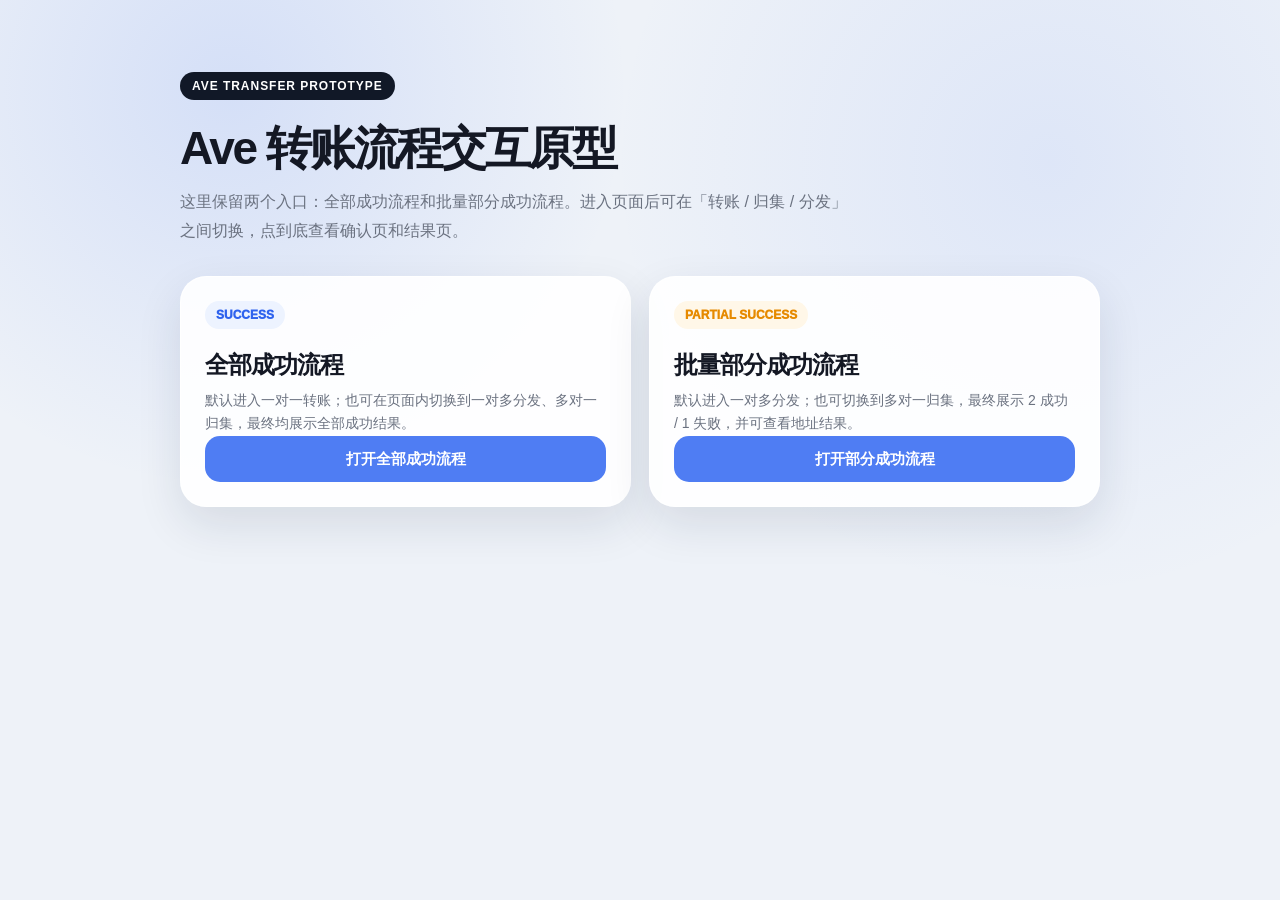
<file: index.html>
<!doctype html>
<html lang="zh-CN">
<head>
  <meta charset="utf-8" />
  <meta name="viewport" content="width=device-width, initial-scale=1" />
  <title>Ave 转账流程原型</title>
  <style>
    :root {
      --blue: #4f7df3;
      --blue-strong: #2f63ee;
      --bg: #eef2f8;
      --card: #ffffff;
      --text: #141824;
      --muted: #6b7280;
      --orange: #e68a00;
      --orange-bg: #fff7e8;
    }

    * { box-sizing: border-box; }

    body {
      margin: 0;
      min-height: 100vh;
      background:
        radial-gradient(circle at 18% 10%, rgba(79, 125, 243, 0.16), transparent 30%),
        radial-gradient(circle at 82% 18%, rgba(79, 125, 243, 0.10), transparent 34%),
        var(--bg);
      color: var(--text);
      font-family: -apple-system, BlinkMacSystemFont, "SF Pro Text", "PingFang SC", "Microsoft YaHei", Arial, sans-serif;
    }

    main {
      width: min(920px, calc(100vw - 32px));
      margin: 0 auto;
      padding: 72px 0;
    }

    .badge {
      display: inline-flex;
      height: 28px;
      align-items: center;
      padding: 0 12px;
      border-radius: 999px;
      background: #111827;
      color: #fff;
      font-size: 12px;
      font-weight: 900;
      letter-spacing: 0.08em;
    }

    h1 {
      margin: 18px 0 8px;
      font-size: clamp(30px, 5vw, 46px);
      letter-spacing: -0.05em;
    }

    .desc {
      max-width: 680px;
      margin: 0;
      color: var(--muted);
      font-size: 16px;
      line-height: 1.8;
    }

    .grid {
      margin-top: 30px;
      display: grid;
      grid-template-columns: repeat(2, minmax(0, 1fr));
      gap: 18px;
    }

    .card {
      min-height: 220px;
      display: flex;
      flex-direction: column;
      padding: 24px;
      border-radius: 26px;
      background: rgba(255, 255, 255, 0.9);
      border: 1px solid rgba(255, 255, 255, 0.82);
      box-shadow: 0 18px 46px rgba(20, 32, 60, 0.11);
      color: inherit;
      text-decoration: none;
      transition: transform .18s ease, box-shadow .18s ease;
    }

    .card:hover {
      transform: translateY(-3px);
      box-shadow: 0 24px 60px rgba(20, 32, 60, 0.16);
    }

    .tag {
      width: fit-content;
      padding: 7px 11px;
      border-radius: 999px;
      background: #edf3ff;
      color: var(--blue-strong);
      font-size: 12px;
      font-weight: 950;
    }

    .tag.warn {
      background: var(--orange-bg);
      color: var(--orange);
    }

    h2 {
      margin: 20px 0 8px;
      font-size: 24px;
      letter-spacing: -0.04em;
    }

    p {
      margin: 0;
      color: var(--muted);
      font-size: 14px;
      line-height: 1.7;
    }

    .action {
      margin-top: auto;
      display: inline-flex;
      height: 46px;
      align-items: center;
      justify-content: center;
      border-radius: 15px;
      background: var(--blue);
      color: #fff;
      font-size: 15px;
      font-weight: 950;
    }

    @media (max-width: 720px) {
      main { padding: 32px 0; }
      .grid { grid-template-columns: 1fr; }
      .card { min-height: 190px; }
    }
  </style>
</head>
<body>
  <main>
    <span class="badge">AVE TRANSFER PROTOTYPE</span>
    <h1>Ave 转账流程交互原型</h1>
    <p class="desc">这里保留两个入口：全部成功流程和批量部分成功流程。进入页面后可在「转账 / 归集 / 分发」之间切换，点到底查看确认页和结果页。</p>

    <section class="grid" aria-label="原型入口">
      <a class="card" href="./designs/ave-transfer-success.html">
        <span class="tag">SUCCESS</span>
        <h2>全部成功流程</h2>
        <p>默认进入一对一转账；也可在页面内切换到一对多分发、多对一归集，最终均展示全部成功结果。</p>
        <span class="action">打开全部成功流程</span>
      </a>

      <a class="card" href="./designs/ave-transfer-partial.html">
        <span class="tag warn">PARTIAL SUCCESS</span>
        <h2>批量部分成功流程</h2>
        <p>默认进入一对多分发；也可切换到多对一归集，最终展示 2 成功 / 1 失败，并可查看地址结果。</p>
        <span class="action">打开部分成功流程</span>
      </a>
    </section>
  </main>
</body>
</html>
</file>
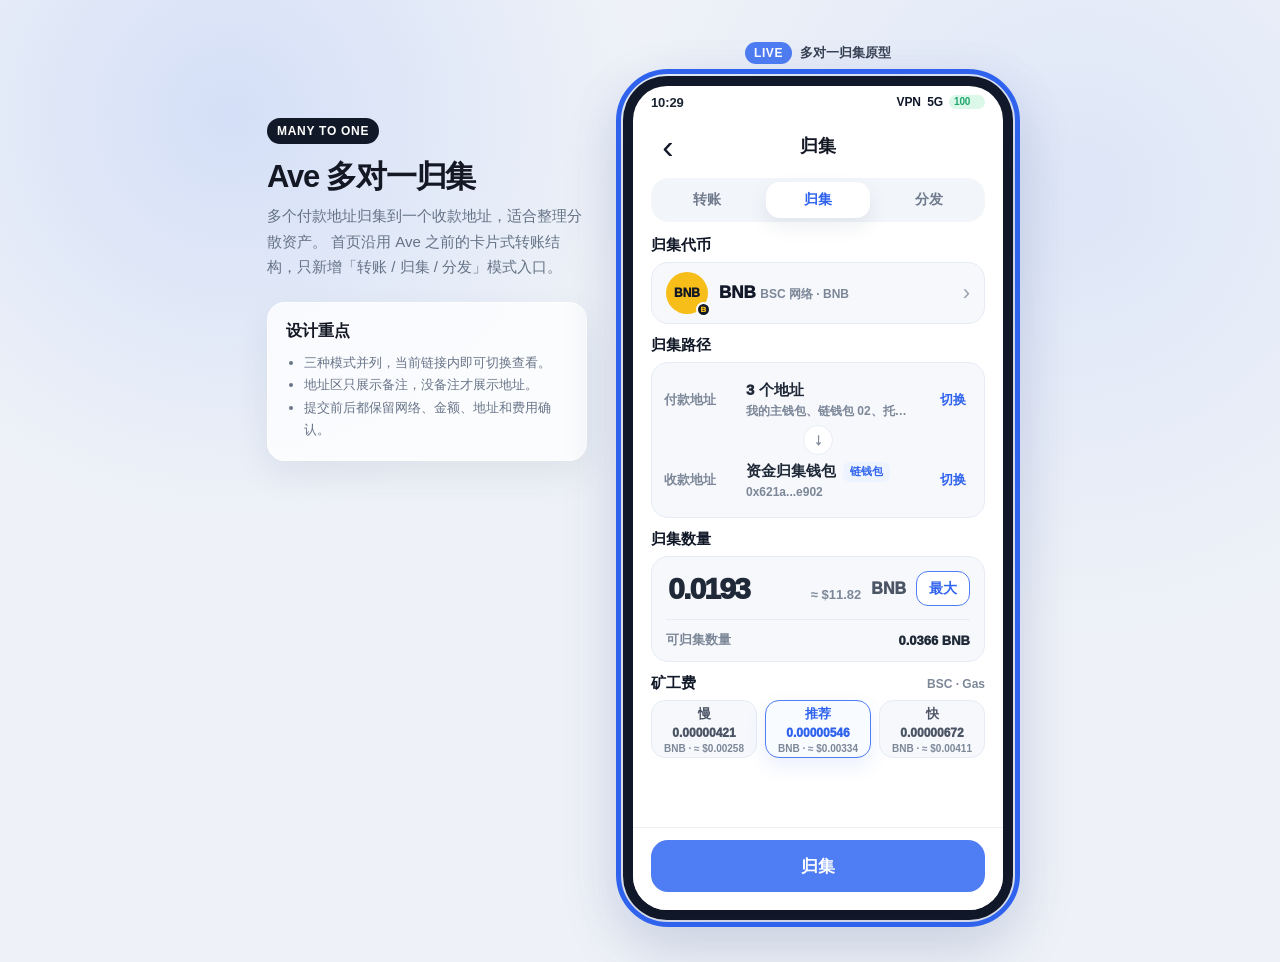
<file: designs/ave-transfer-many-to-one.html>
<!doctype html>
<html lang="zh-CN">
<head>
  <meta charset="utf-8" />
  <meta name="viewport" content="width=device-width, initial-scale=1" />
  <title>Ave 多对一归集原型</title>
  <link rel="stylesheet" href="./ave-transfer-modes.css?v=20260615qa7" />
</head>
<body>
  <div id="root"></div>
  <script>window.AVE_TRANSFER_MODE = "collect";</script>
  <script src="./ave-transfer-modes.js?v=20260615qa7"></script>
</body>
</html>
</file>
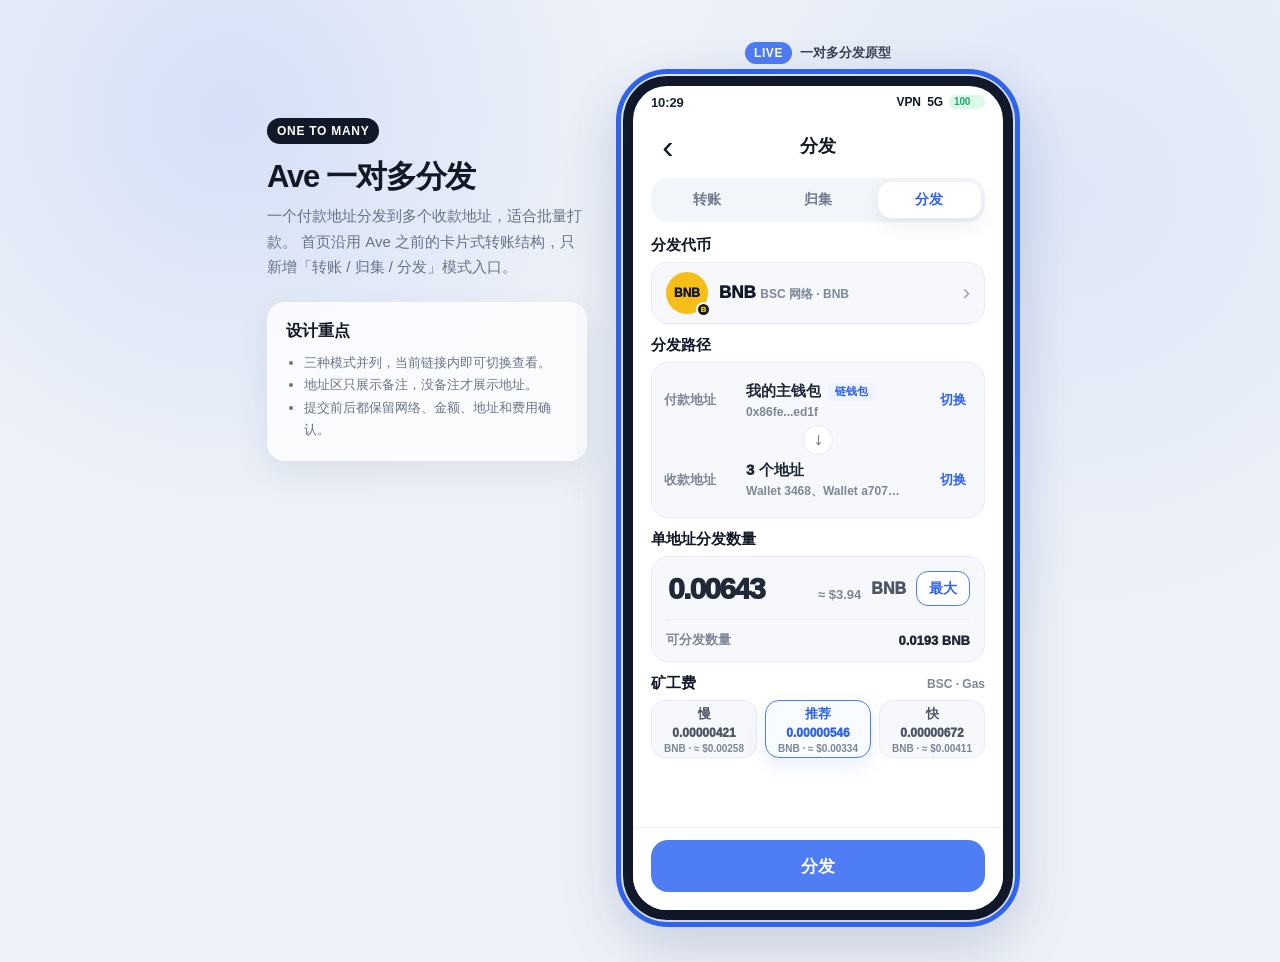
<file: designs/ave-transfer-one-to-many.html>
<!doctype html>
<html lang="zh-CN">
<head>
  <meta charset="utf-8" />
  <meta name="viewport" content="width=device-width, initial-scale=1" />
  <title>Ave 一对多分发原型</title>
  <link rel="stylesheet" href="./ave-transfer-modes.css?v=20260615qa7" />
</head>
<body>
  <div id="root"></div>
  <script>window.AVE_TRANSFER_MODE = "distribute";</script>
  <script src="./ave-transfer-modes.js?v=20260615qa7"></script>
</body>
</html>
</file>
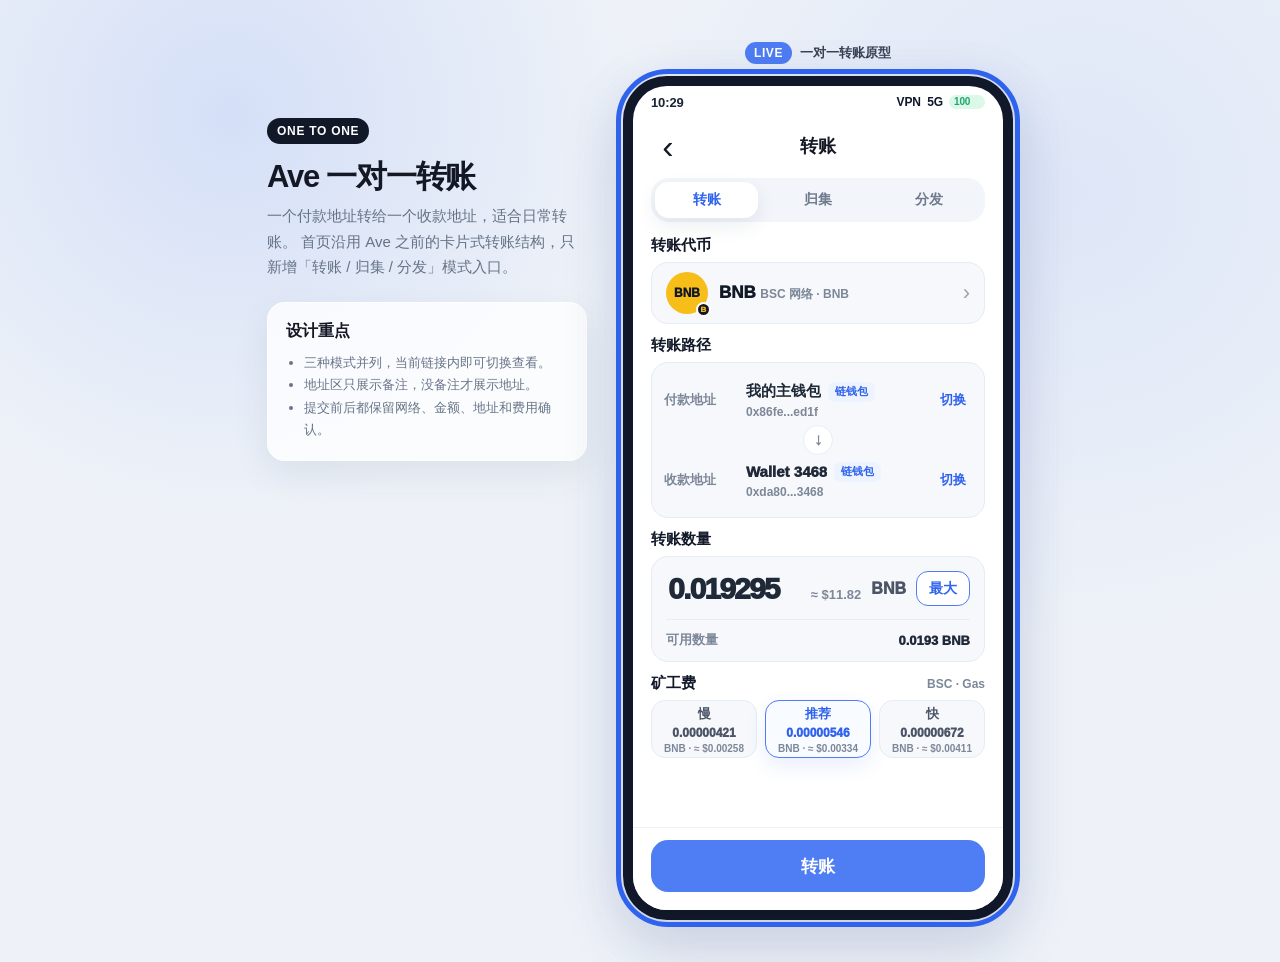
<file: designs/ave-transfer-one-to-one.html>
<!doctype html>
<html lang="zh-CN">
<head>
  <meta charset="utf-8" />
  <meta name="viewport" content="width=device-width, initial-scale=1" />
  <title>Ave 一对一转账原型</title>
  <link rel="stylesheet" href="./ave-transfer-modes.css?v=20260615qa7" />
</head>
<body>
  <div id="root"></div>
  <script>window.AVE_TRANSFER_MODE = "transfer";</script>
  <script src="./ave-transfer-modes.js?v=20260615qa7"></script>
</body>
</html>
</file>
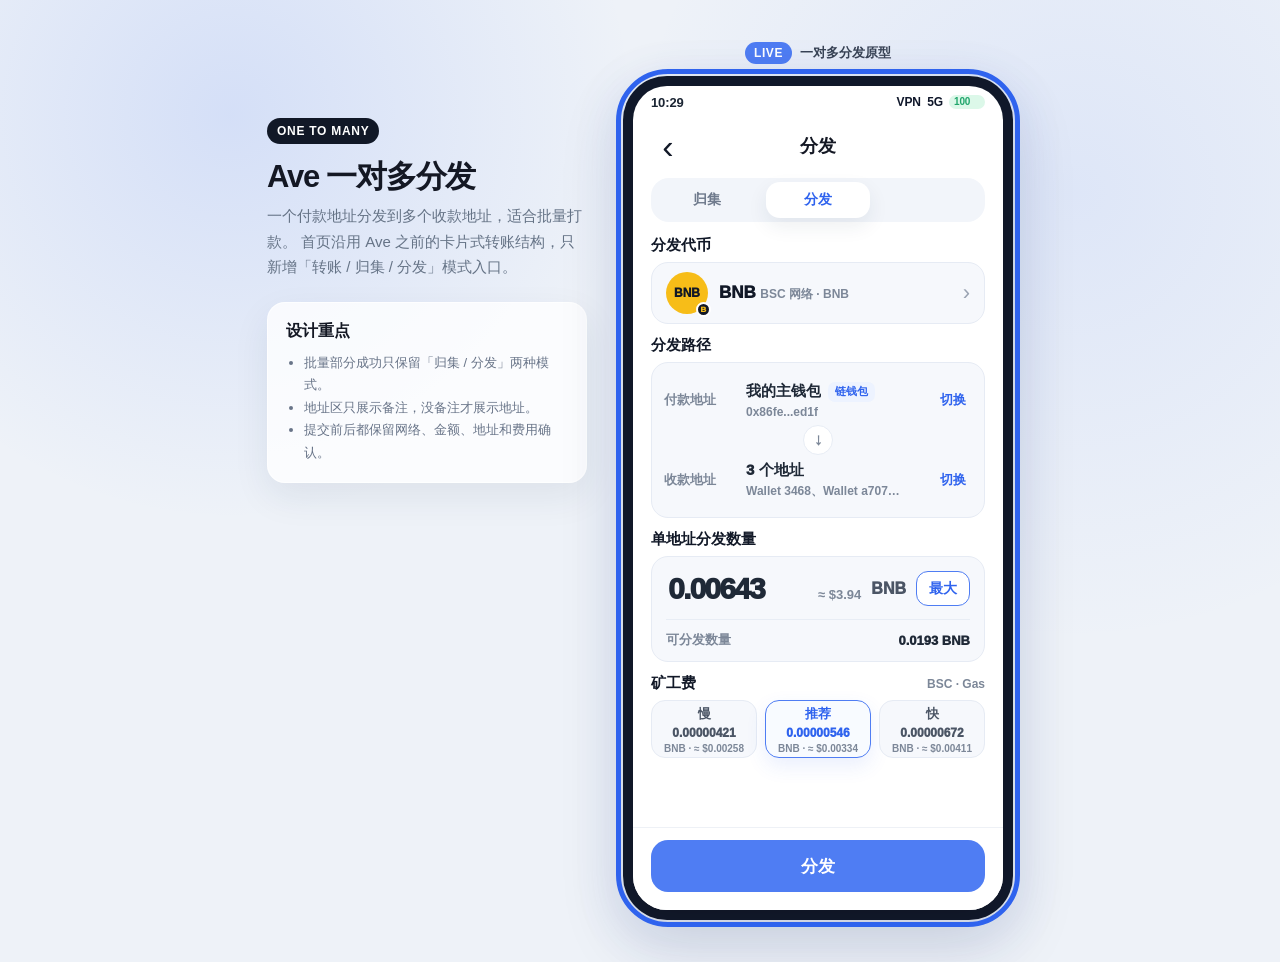
<file: designs/ave-transfer-partial.html>
<!doctype html>
<html lang="zh-CN">
<head>
  <meta charset="utf-8" />
  <meta name="viewport" content="width=device-width, initial-scale=1" />
  <title>Ave 批量部分成功转账流程原型</title>
  <link rel="stylesheet" href="./ave-transfer-modes.css?v=20260615qa7" />
</head>
<body>
  <div id="root"></div>
  <script>
    window.AVE_TRANSFER_MODE = "distribute";
    window.AVE_SUBMIT_RESULT_VARIANT = "partial";
  </script>
  <script src="./ave-transfer-modes.js?v=20260615qa7"></script>
</body>
</html>
</file>
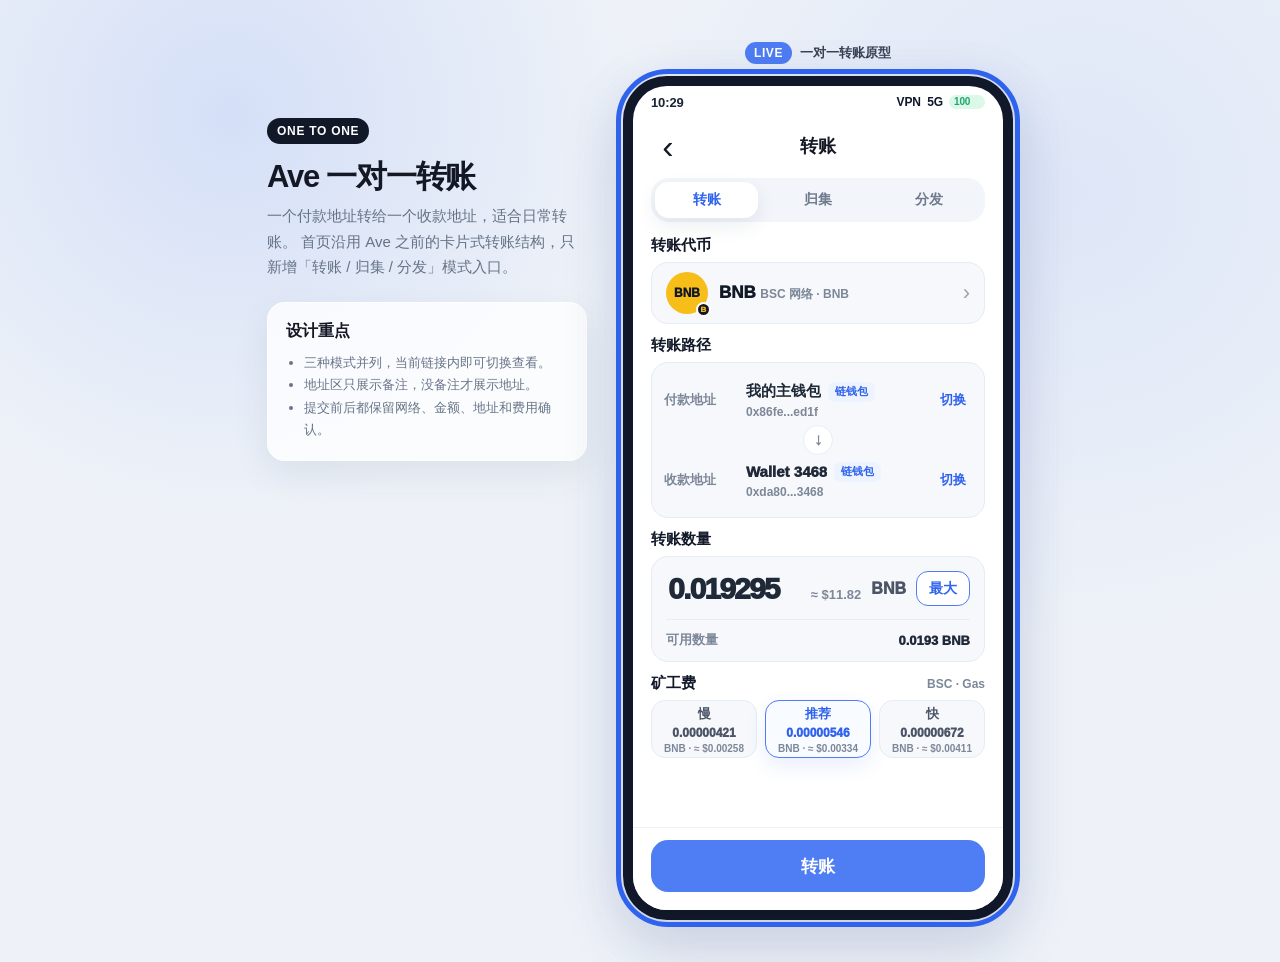
<file: designs/ave-transfer-success.html>
<!doctype html>
<html lang="zh-CN">
<head>
  <meta charset="utf-8" />
  <meta name="viewport" content="width=device-width, initial-scale=1" />
  <title>Ave 全部成功转账流程原型</title>
  <link rel="stylesheet" href="./ave-transfer-modes.css?v=20260615qa7" />
</head>
<body>
  <div id="root"></div>
  <script>window.AVE_TRANSFER_MODE = "transfer";</script>
  <script src="./ave-transfer-modes.js?v=20260615qa7"></script>
</body>
</html>
</file>
<file: designs/ave-transfer-modes.css>
:root {
  --blue: #4f7df3;
  --blue-strong: #2f63ee;
  --blue-soft: #edf3ff;
  --text: #141824;
  --muted: #7c8798;
  --weak: #a8b0bd;
  --line: #e8edf5;
  --bg: #eef2f8;
  --soft: #f6f8fc;
  --card: #fff;
  --green: #20a86b;
  --green-bg: #eaf8f1;
  --orange: #e68a00;
  --orange-bg: #fff7e8;
  --danger: #e04747;
  --danger-bg: #fff4f4;
  --shadow: 0 24px 64px rgba(24, 39, 75, 0.16);
}

* { box-sizing: border-box; }

body {
  margin: 0;
  min-height: 100vh;
  background:
    radial-gradient(circle at 18% 12%, rgba(79, 125, 243, 0.16), transparent 30%),
    radial-gradient(circle at 84% 20%, rgba(79, 125, 243, 0.10), transparent 34%),
    var(--bg);
  color: var(--text);
  font-family: -apple-system, BlinkMacSystemFont, "SF Pro Text", "PingFang SC", "Microsoft YaHei", Arial, sans-serif;
}

button,
input {
  font: inherit;
}

button {
  border: 0;
  cursor: pointer;
  background: transparent;
}

.prototype {
  min-height: 100vh;
  padding: 42px;
  display: flex;
  align-items: flex-start;
  justify-content: center;
  gap: 36px;
}

.intro {
  width: 320px;
  padding-top: 76px;
}

.intro-badge {
  display: inline-flex;
  height: 26px;
  align-items: center;
  padding: 0 10px;
  border-radius: 999px;
  background: #111827;
  color: #fff;
  font-size: 12px;
  font-weight: 800;
  letter-spacing: 0.06em;
}

.intro h1 {
  margin: 16px 0 8px;
  font-size: 31px;
  line-height: 1.12;
  letter-spacing: -0.04em;
}

.intro p {
  margin: 0;
  color: #657386;
  line-height: 1.72;
  font-size: 15px;
}

.intro-card {
  margin-top: 22px;
  border-radius: 18px;
  background: rgba(255,255,255,0.78);
  border: 1px solid rgba(255,255,255,0.72);
  box-shadow: 0 14px 36px rgba(30, 45, 80, 0.08);
  padding: 18px;
}

.intro-card h2 {
  margin: 0 0 10px;
  font-size: 16px;
}

.intro-card ul {
  padding-left: 18px;
  margin: 0;
  color: #687488;
  line-height: 1.72;
  font-size: 13px;
}

.phone-col {
  display: flex;
  flex-direction: column;
  align-items: center;
  gap: 12px;
}

.live {
  display: flex;
  align-items: center;
  gap: 8px;
  color: #384254;
  font-size: 13px;
  font-weight: 800;
}

.live span {
  display: inline-flex;
  height: 22px;
  align-items: center;
  padding: 0 9px;
  border-radius: 999px;
  background: var(--blue);
  color: #fff;
  font-size: 12px;
  letter-spacing: 0.05em;
}

.phone {
  width: 390px;
  height: 844px;
  border-radius: 44px;
  padding: 10px;
  background: #101624;
  box-shadow: var(--shadow);
  position: relative;
}

.phone::before {
  content: "";
  position: absolute;
  inset: -7px;
  border: 5px solid var(--blue-strong);
  border-radius: 52px;
  pointer-events: none;
  filter: drop-shadow(0 10px 18px rgba(47, 99, 238, 0.25));
}

.screen {
  height: 100%;
  overflow: hidden;
  border-radius: 34px;
  background: #fff;
  position: relative;
}

.status {
  height: 34px;
  padding: 9px 18px 0;
  display: flex;
  justify-content: space-between;
  align-items: flex-start;
  color: #1b2533;
  font-size: 13px;
  font-weight: 800;
  letter-spacing: -0.01em;
}

.signal {
  display: flex;
  align-items: center;
  gap: 6px;
  color: #0f172a;
  font-size: 12px;
}

.battery {
  height: 14px;
  min-width: 36px;
  padding: 1px 5px;
  border-radius: 8px;
  color: #21a66c;
  background: #dcf8e9;
  font-size: 10px;
  font-weight: 900;
}

.app {
  height: calc(100% - 34px);
  display: flex;
  flex-direction: column;
  position: relative;
  overflow: hidden;
}

.nav {
  height: 52px;
  display: grid;
  grid-template-columns: 50px 1fr 50px;
  align-items: center;
  padding: 0 18px;
  background: #fff;
  z-index: 3;
}

.nav-title {
  text-align: center;
  font-size: 18px;
  font-weight: 900;
  letter-spacing: -0.02em;
}

.back {
  width: 34px;
  height: 34px;
  border-radius: 17px;
  color: #111827;
  font-size: 34px;
  line-height: 24px;
  display: flex;
  align-items: center;
  justify-content: center;
}

.scroll {
  flex: 1;
  overflow: auto;
  padding: 0 18px 18px;
  scrollbar-width: none;
}

.scroll::-webkit-scrollbar { display: none; }

.transfer-scroll {
  padding-top: 2px;
  padding-bottom: 12px;
}

.mode-tabs {
  display: grid;
  grid-template-columns: repeat(3, 1fr);
  gap: 8px;
  padding: 4px;
  margin: 4px 0 14px;
  border-radius: 18px;
  background: #f2f5fa;
}

.mode-tabs a {
  height: 36px;
  border-radius: 14px;
  display: flex;
  align-items: center;
  justify-content: center;
  color: #6f7a8c;
  text-decoration: none;
  font-size: 14px;
  font-weight: 950;
}

.mode-tabs a.active {
  background: #fff;
  color: var(--blue-strong);
  box-shadow: 0 8px 20px rgba(30, 45, 80, 0.08);
}

.section-title {
  margin: 12px 0 7px;
  color: #111827;
  font-size: 15px;
  font-weight: 950;
  display: flex;
  align-items: center;
  justify-content: space-between;
}

.section-title small {
  color: #7c8798;
  font-size: 12px;
  font-weight: 850;
}

.card {
  border-radius: 17px;
  background: #f6f8fc;
  border: 1px solid #e6ebf4;
}

.selectable-card {
  width: 100%;
  text-align: left;
}

.token-card {
  height: 62px;
  padding: 0 14px;
  display: grid;
  grid-template-columns: 42px 1fr 18px;
  align-items: center;
  gap: 11px;
}

.token-card .name {
  color: #111827;
  font-size: 17px;
  font-weight: 950;
}

.token-card .sub {
  margin-top: 2px;
  color: #7c8798;
  font-size: 12px;
  font-weight: 800;
}

.route-card {
  position: relative;
  padding: 8px 12px;
}

.path-row {
  width: 100%;
  min-height: 58px;
  display: grid;
  grid-template-columns: 72px 1fr 52px;
  gap: 10px;
  align-items: center;
  text-align: left;
  color: var(--text);
}

.path-row + .path-row {
  border-top: 1px solid var(--line);
}

.path-label {
  color: #7c8798;
  font-size: 13px;
  font-weight: 900;
}

.path-content {
  min-width: 0;
}

.path-main {
  min-width: 0;
  display: flex;
  align-items: center;
  gap: 7px;
  color: #1f2937;
  font-size: 15px;
  font-weight: 950;
}

.path-name {
  min-width: 0;
  overflow: hidden;
  white-space: nowrap;
  text-overflow: ellipsis;
}

.path-meta {
  margin-top: 3px;
  color: #7c8798;
  font-size: 12px;
  font-weight: 800;
  overflow: hidden;
  white-space: nowrap;
  text-overflow: ellipsis;
}

.path-action {
  color: var(--blue-strong);
  font-size: 13px;
  font-weight: 950;
  text-align: right;
}

.path-arrow {
  width: 30px;
  height: 30px;
  margin: -4px auto;
  border-radius: 50%;
  background: #fff;
  border: 1px solid #e8edf5;
  color: #7c8798;
  display: flex;
  align-items: center;
  justify-content: center;
  font-weight: 950;
  position: relative;
  z-index: 2;
}

.amount-card {
  padding: 14px 14px 12px;
}

.amount-input-row {
  display: flex;
  align-items: center;
  gap: 10px;
}

.amount-main {
  min-width: 0;
  flex: 1;
  display: flex;
  align-items: baseline;
  gap: 9px;
}

.amount-input {
  width: 100%;
  min-width: 0;
  border: 0;
  outline: none;
  background: transparent;
  color: #1f2937;
  font-size: 30px;
  line-height: 1.1;
  font-weight: 950;
  letter-spacing: -0.06em;
}

.amount-usd {
  flex: 0 0 auto;
  color: #7c8798;
  font-size: 13px;
  font-weight: 850;
}

.unit {
  color: #4b5565;
  font-size: 16px;
  font-weight: 950;
}

.max-btn {
  height: 35px;
  padding: 0 12px;
  border-radius: 12px;
  border: 1px solid var(--blue);
  color: var(--blue-strong);
  background: #fff;
  font-size: 14px;
  font-weight: 950;
}

.balance-row {
  margin-top: 13px;
  padding-top: 11px;
  border-top: 1px solid var(--line);
  display: flex;
  align-items: center;
  justify-content: space-between;
  color: #7c8798;
  font-size: 13px;
  font-weight: 850;
}

.balance-row strong {
  color: #1f2937;
  font-size: 13px;
  font-weight: 950;
}

.gas-grid {
  display: grid;
  grid-template-columns: repeat(3, 1fr);
  gap: 8px;
}

.gas-card {
  min-height: 58px;
  border-radius: 14px;
  border: 1px solid #e6ebf4;
  background: #f6f8fc;
  color: #4b5565;
  display: flex;
  flex-direction: column;
  align-items: center;
  justify-content: center;
  gap: 3px;
}

.gas-card.active {
  border-color: var(--blue);
  background: #f8fbff;
  color: var(--blue-strong);
  box-shadow: 0 8px 20px rgba(47, 99, 238, 0.10);
}

.gas-name {
  font-size: 13px;
  font-weight: 950;
}

.gas-card strong {
  color: inherit;
  font-size: 12px;
  font-weight: 950;
}

.gas-card small {
  color: #7c8798;
  font-size: 10px;
  font-weight: 800;
}

.bottom {
  padding: 12px 18px 18px;
  border-top: 1px solid #eef1f6;
  background: rgba(255,255,255,0.96);
}

.primary,
.secondary {
  width: 100%;
  height: 52px;
  border-radius: 17px;
  font-size: 17px;
  font-weight: 950;
}

.primary {
  background: var(--blue);
  color: #fff;
}

.primary:disabled {
  background: #c8ced9;
  color: #fff;
}

.secondary {
  background: #f3f6fb;
  color: #1f2937;
}

.secondary-row {
  display: grid;
  grid-template-columns: 1fr 1fr;
  gap: 10px;
}

.coin {
  width: 42px;
  height: 42px;
  border-radius: 50%;
  background: #f7bd18;
  color: #111827;
  display: inline-flex;
  align-items: center;
  justify-content: center;
  font-size: 12px;
  font-weight: 950;
  position: relative;
  flex: 0 0 auto;
}

.coin.dark {
  background: #111827;
  color: #f7bd18;
}

.chain-corner {
  position: absolute;
  right: -3px;
  bottom: -3px;
  width: 15px;
  height: 15px;
  border-radius: 50%;
  border: 2px solid #fff;
  background: #111827;
  color: #f7bd18;
  font-size: 8px;
  display: flex;
  align-items: center;
  justify-content: center;
}

.chevron {
  color: #9aa3b2;
  font-size: 22px;
  text-align: right;
}

.tag {
  display: inline-flex;
  height: 20px;
  align-items: center;
  padding: 0 7px;
  border-radius: 7px;
  background: var(--blue-soft);
  color: var(--blue-strong);
  font-size: 11px;
  font-weight: 900;
  white-space: nowrap;
}

.hint {
  border-radius: 12px;
  padding: 12px 13px;
  font-size: 12px;
  font-weight: 800;
  line-height: 1.5;
}

.hint.danger {
  color: var(--danger);
  border: 1px solid #ff7070;
  background: var(--danger-bg);
}

.detail-scroll,
.result-scroll {
  padding-top: 8px;
}

.detail-hero-card {
  margin-top: 12px;
  border-radius: 18px;
  background: #f4f7fc;
  border: 1px solid #e4e9f2;
  padding: 17px 14px;
  text-align: center;
}

.label-small {
  color: #7c8798;
  font-size: 12px;
  font-weight: 900;
}

.big {
  margin-top: 7px;
  color: #1d2738;
  font-size: 31px;
  font-weight: 950;
  letter-spacing: -0.07em;
}

.summary-card {
  border-radius: 16px;
  background: #f6f8fc;
  border: 1px solid #e8edf5;
  overflow: hidden;
}

.summary-row {
  min-height: 42px;
  padding: 10px 12px;
  display: grid;
  grid-template-columns: 82px 1fr;
  align-items: center;
  gap: 8px;
  border-bottom: 1px solid #e7ebf2;
}

.summary-row:last-child {
  border-bottom: 0;
}

.summary-row span {
  color: #8b94a3;
  font-size: 13px;
  font-weight: 800;
}

.summary-row strong {
  min-width: 0;
  text-align: right;
  color: #1e293b;
  font-size: 14px;
  font-weight: 950;
  word-break: normal;
}

.address-toggle-row {
  width: 100%;
  text-align: left;
}

.address-toggle-row:active {
  background: #eef3ff;
}

.detail-inline {
  display: inline-flex;
  align-items: center;
  justify-content: flex-end;
  gap: 7px;
}

.address-list {
  margin: 0;
  padding: 0 10px 10px;
  display: flex;
  flex-direction: column;
  gap: 6px;
}

.address-list-item {
  border: 1px solid #e5eaf3;
  border-radius: 10px;
  background: #fff;
  padding: 8px 10px;
  color: #1e293b;
  font-size: 12px;
  font-weight: 900;
  line-height: 1.35;
}

.address-list-head {
  display: flex;
  align-items: center;
  justify-content: space-between;
  gap: 8px;
}

.address-display {
  min-width: 0;
  overflow: hidden;
  white-space: nowrap;
  text-overflow: ellipsis;
}

.address-display.full-address {
  white-space: normal;
  overflow: visible;
  text-overflow: clip;
  word-break: break-all;
}

.address-list-actions {
  flex: 0 0 auto;
  display: inline-flex;
  align-items: center;
  gap: 6px;
}

.address-status {
  flex: 0 0 auto;
  height: 21px;
  padding: 0 8px;
  border-radius: 999px;
  display: inline-flex;
  align-items: center;
  font-style: normal;
  font-size: 11px;
  font-weight: 950;
}

.address-status.success {
  background: var(--green-bg);
  color: var(--green);
}

.address-status.failed {
  background: var(--danger-bg);
  color: var(--danger);
}

.mini-copy {
  height: 22px;
  padding: 0 7px;
  border-radius: 8px;
  background: var(--blue-soft);
  color: var(--blue-strong);
  font-size: 11px;
  font-weight: 950;
}

.link-value,
.toggle-link {
  color: var(--blue-strong);
  font-size: 13px;
  font-weight: 950;
  padding: 0;
}

.result-hero {
  padding: 10px 0 4px;
  text-align: center;
}

.result-mark {
  width: 58px;
  height: 58px;
  margin: 0 auto 8px;
  border-radius: 50%;
  background: var(--green-bg);
  color: var(--green);
  display: flex;
  align-items: center;
  justify-content: center;
  font-size: 34px;
  font-weight: 950;
}

.result-hero.warning .result-mark {
  background: var(--orange-bg);
  color: var(--orange);
}

.result-state {
  margin-bottom: 3px;
  color: var(--orange);
  font-size: 14px;
  font-weight: 950;
}

.result-amount {
  color: #111827;
  font-size: 30px;
  font-weight: 950;
  letter-spacing: -0.07em;
}

.inline-value {
  display: inline-flex;
  align-items: center;
  justify-content: flex-end;
  gap: 8px;
}

.copy-btn {
  height: 26px;
  padding: 0 9px;
  border-radius: 9px;
  background: var(--blue-soft);
  color: var(--blue-strong);
  font-size: 12px;
  font-weight: 950;
}

.sheet-mask {
  position: absolute;
  inset: 0;
  z-index: 20;
  background: rgba(13, 20, 32, 0.36);
  display: flex;
  align-items: flex-end;
}

.sheet {
  width: 100%;
  max-height: 70%;
  min-height: 455px;
  border-radius: 24px 24px 0 0;
  background: #fff;
  padding: 10px 18px 0;
  display: flex;
  flex-direction: column;
}

.drag {
  width: 42px;
  height: 4px;
  border-radius: 999px;
  margin: 0 auto 12px;
  background: #dce2eb;
}

.sheet-head {
  display: flex;
  align-items: flex-start;
  justify-content: space-between;
  gap: 14px;
}

.sheet-title {
  margin: 0;
  font-size: 21px;
  line-height: 1.2;
  font-weight: 950;
  letter-spacing: -0.04em;
}

.sheet-sub {
  margin-top: 4px;
  color: #7c8798;
  font-size: 12px;
  font-weight: 800;
}

.close {
  color: #8a94a4;
  font-size: 32px;
  line-height: 28px;
}

.sheet-scroll {
  flex: 1;
  min-height: 0;
  overflow: auto;
  margin-top: 10px;
  padding-bottom: 10px;
  scrollbar-width: none;
}

.sheet-scroll::-webkit-scrollbar { display: none; }

.list-caption {
  color: #8a94a4;
  font-size: 12px;
  font-weight: 900;
  margin: 8px 0;
}

.select-row {
  width: 100%;
  min-height: 70px;
  padding: 11px 12px;
  border: 1px solid transparent;
  border-radius: 15px;
  display: grid;
  grid-template-columns: 42px 1fr 34px;
  gap: 10px;
  align-items: center;
  text-align: left;
  background: #fff;
}

.select-row.selected {
  border-color: #9bb7ff;
  background: #f3f7ff;
}

.select-row .name {
  color: #111827;
  font-size: 16px;
  font-weight: 950;
  letter-spacing: -0.02em;
}

.select-row .sub {
  display: block;
  margin-top: 2px;
  color: #7c8798;
  font-size: 12px;
  font-weight: 800;
}

.select-box {
  width: 30px;
  height: 30px;
  border-radius: 12px;
  border: 2px solid #d9e0eb;
  color: #fff;
  background: #fff;
  display: flex;
  align-items: center;
  justify-content: center;
  font-size: 17px;
  font-weight: 950;
}

.select-row.selected .select-box {
  background: var(--blue);
  border-color: var(--blue);
}

.sheet-bottom {
  border-top: 1px solid #eef1f6;
  padding: 12px 0 18px;
  display: grid;
  grid-template-columns: 1fr 150px;
  gap: 12px;
  align-items: center;
}

.sheet-count {
  color: #7c8798;
  font-size: 13px;
  font-weight: 900;
}

.sheet-confirm {
  height: 50px;
  border-radius: 16px;
  background: var(--blue);
  color: #fff;
  font-size: 17px;
  font-weight: 950;
}

.sheet-confirm:disabled {
  background: #cbd2df;
}

.toast {
  position: absolute;
  left: 50%;
  bottom: 90px;
  transform: translateX(-50%);
  max-width: 310px;
  padding: 10px 14px;
  border-radius: 999px;
  background: rgba(17, 24, 39, 0.92);
  color: #fff;
  font-size: 13px;
  font-weight: 850;
  z-index: 30;
  text-align: center;
}

.processing {
  position: absolute;
  inset: 0;
  z-index: 25;
  background: rgba(255,255,255,0.82);
  backdrop-filter: blur(4px);
  display: flex;
  align-items: center;
  justify-content: center;
  text-align: center;
}

.spinner {
  width: 34px;
  height: 34px;
  border-radius: 50%;
  border: 4px solid #dbe5ff;
  border-top-color: var(--blue);
  margin: 0 auto 12px;
  animation: spin 0.8s linear infinite;
}

@keyframes spin {
  to { transform: rotate(360deg); }
}

@media (max-width: 920px) {
  .prototype {
    padding: 24px 14px;
    flex-direction: column;
    align-items: center;
  }

  .intro {
    width: 390px;
    max-width: 100%;
    padding-top: 0;
  }
}
</file>
